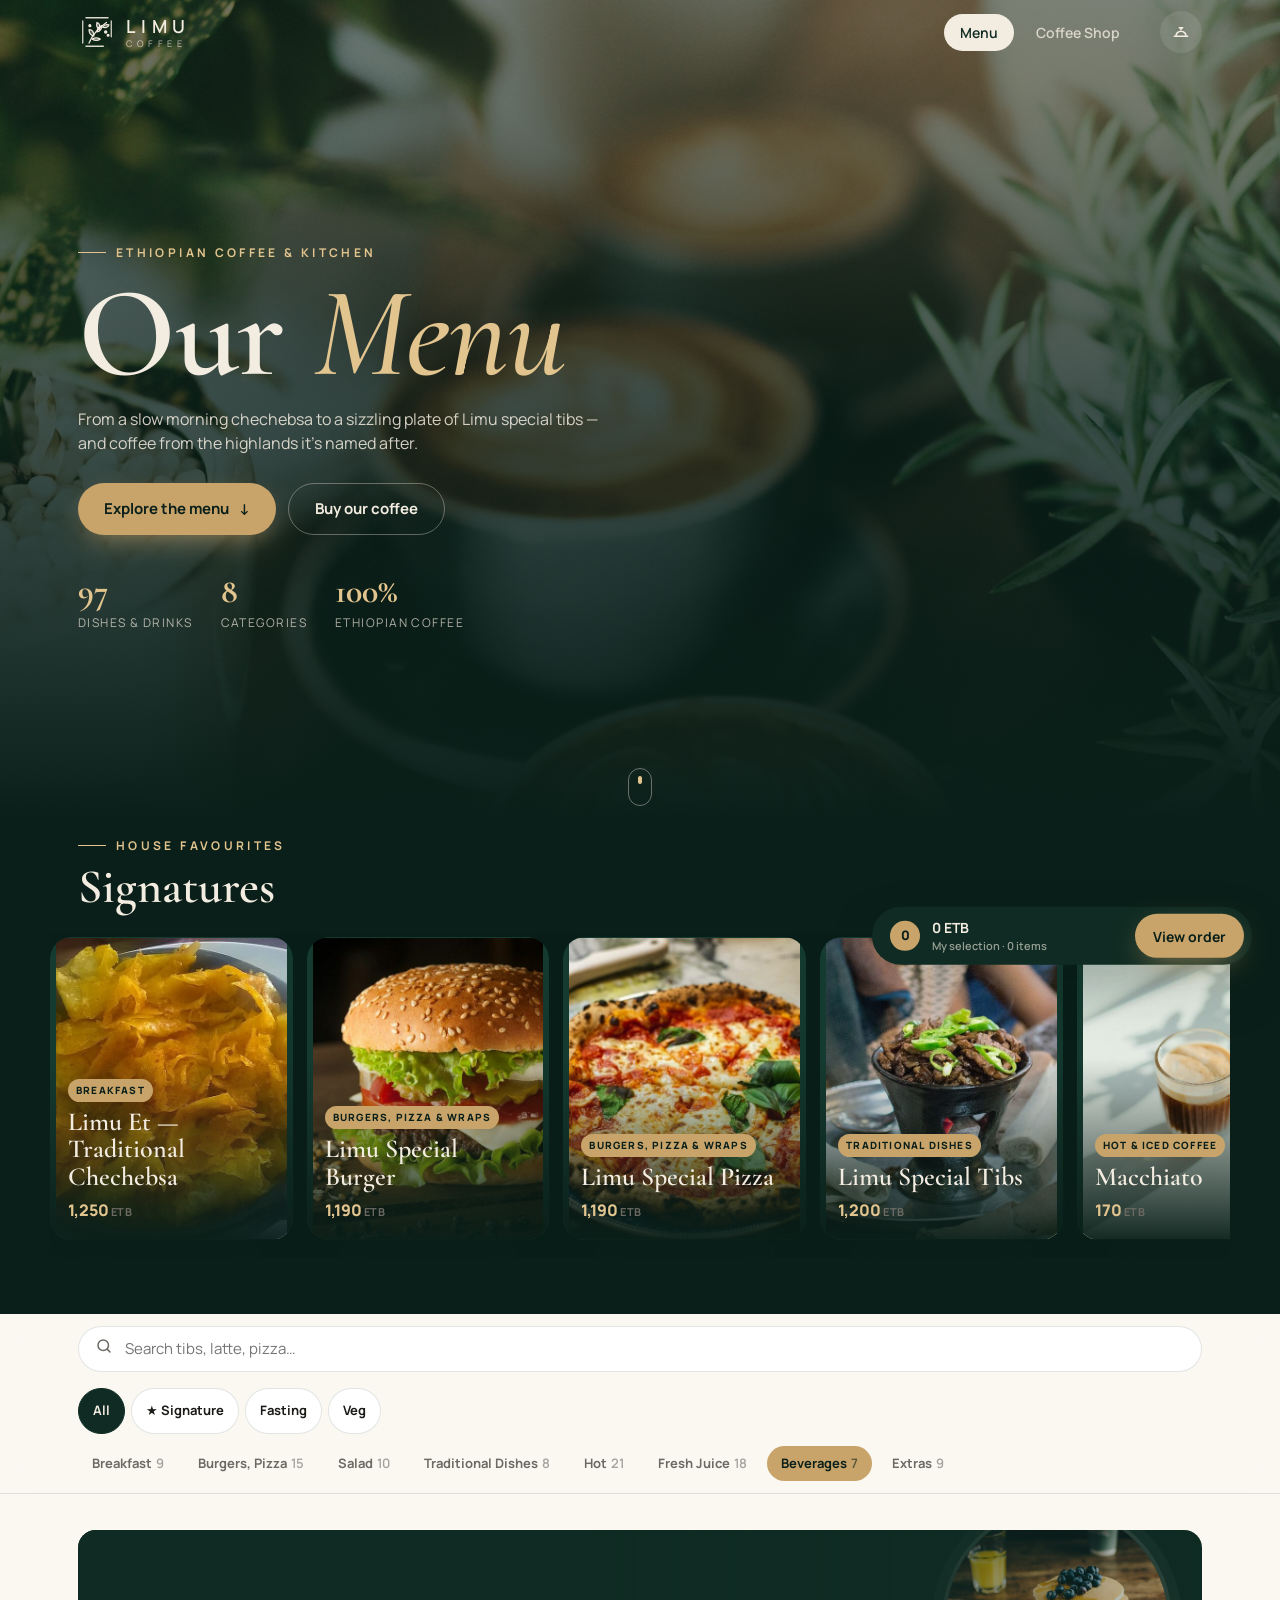
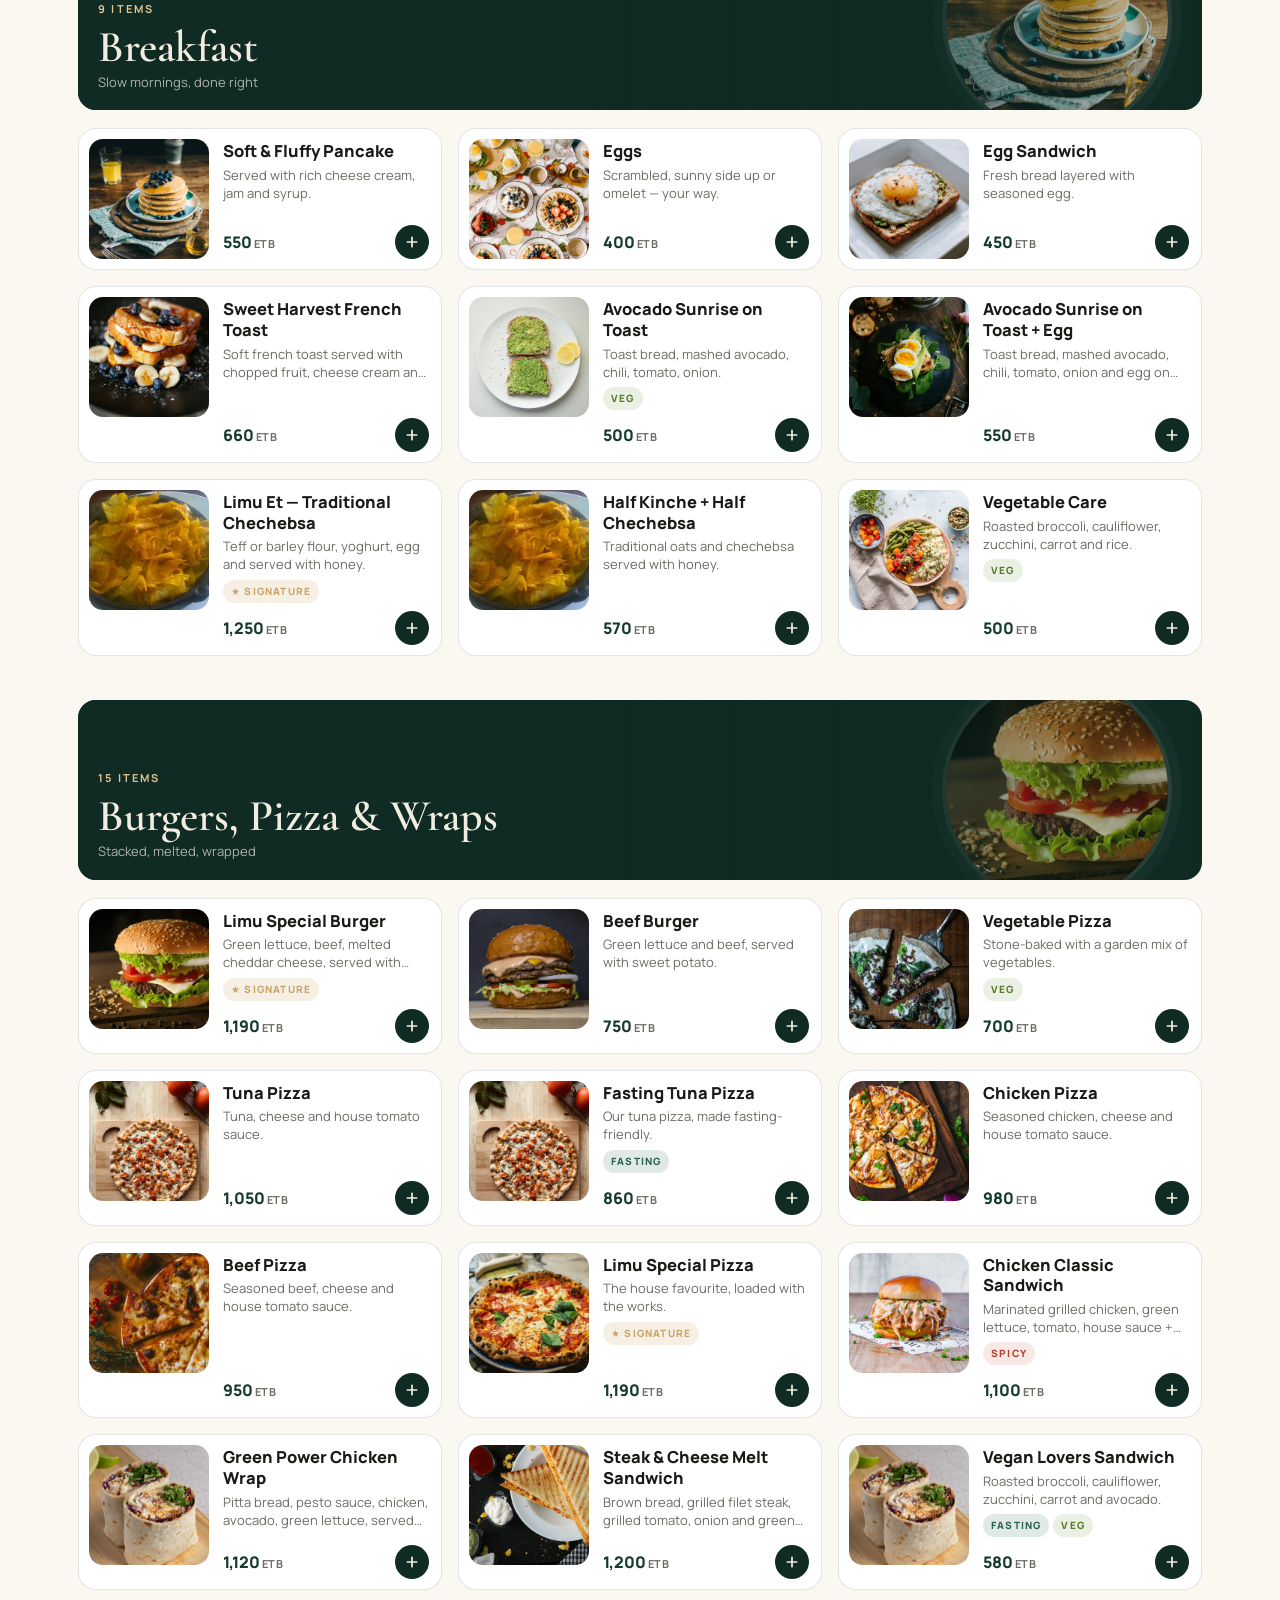
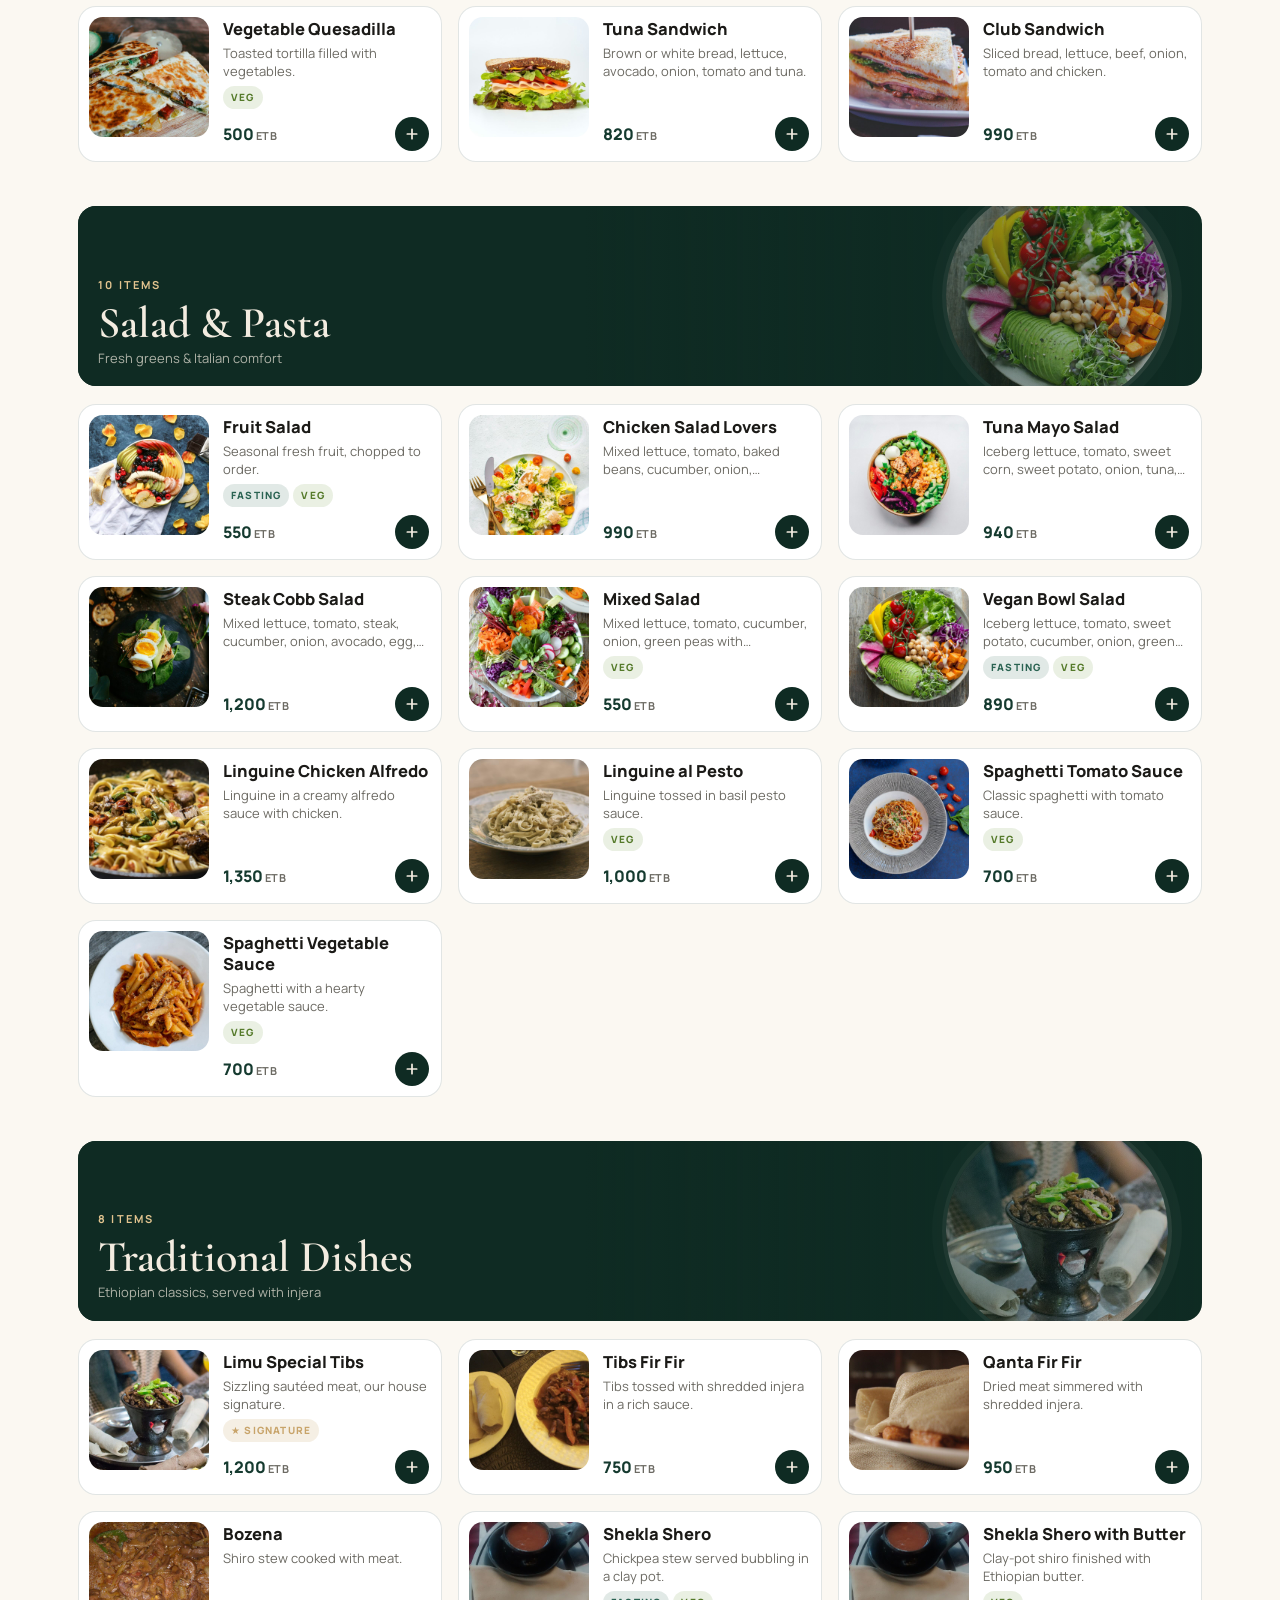
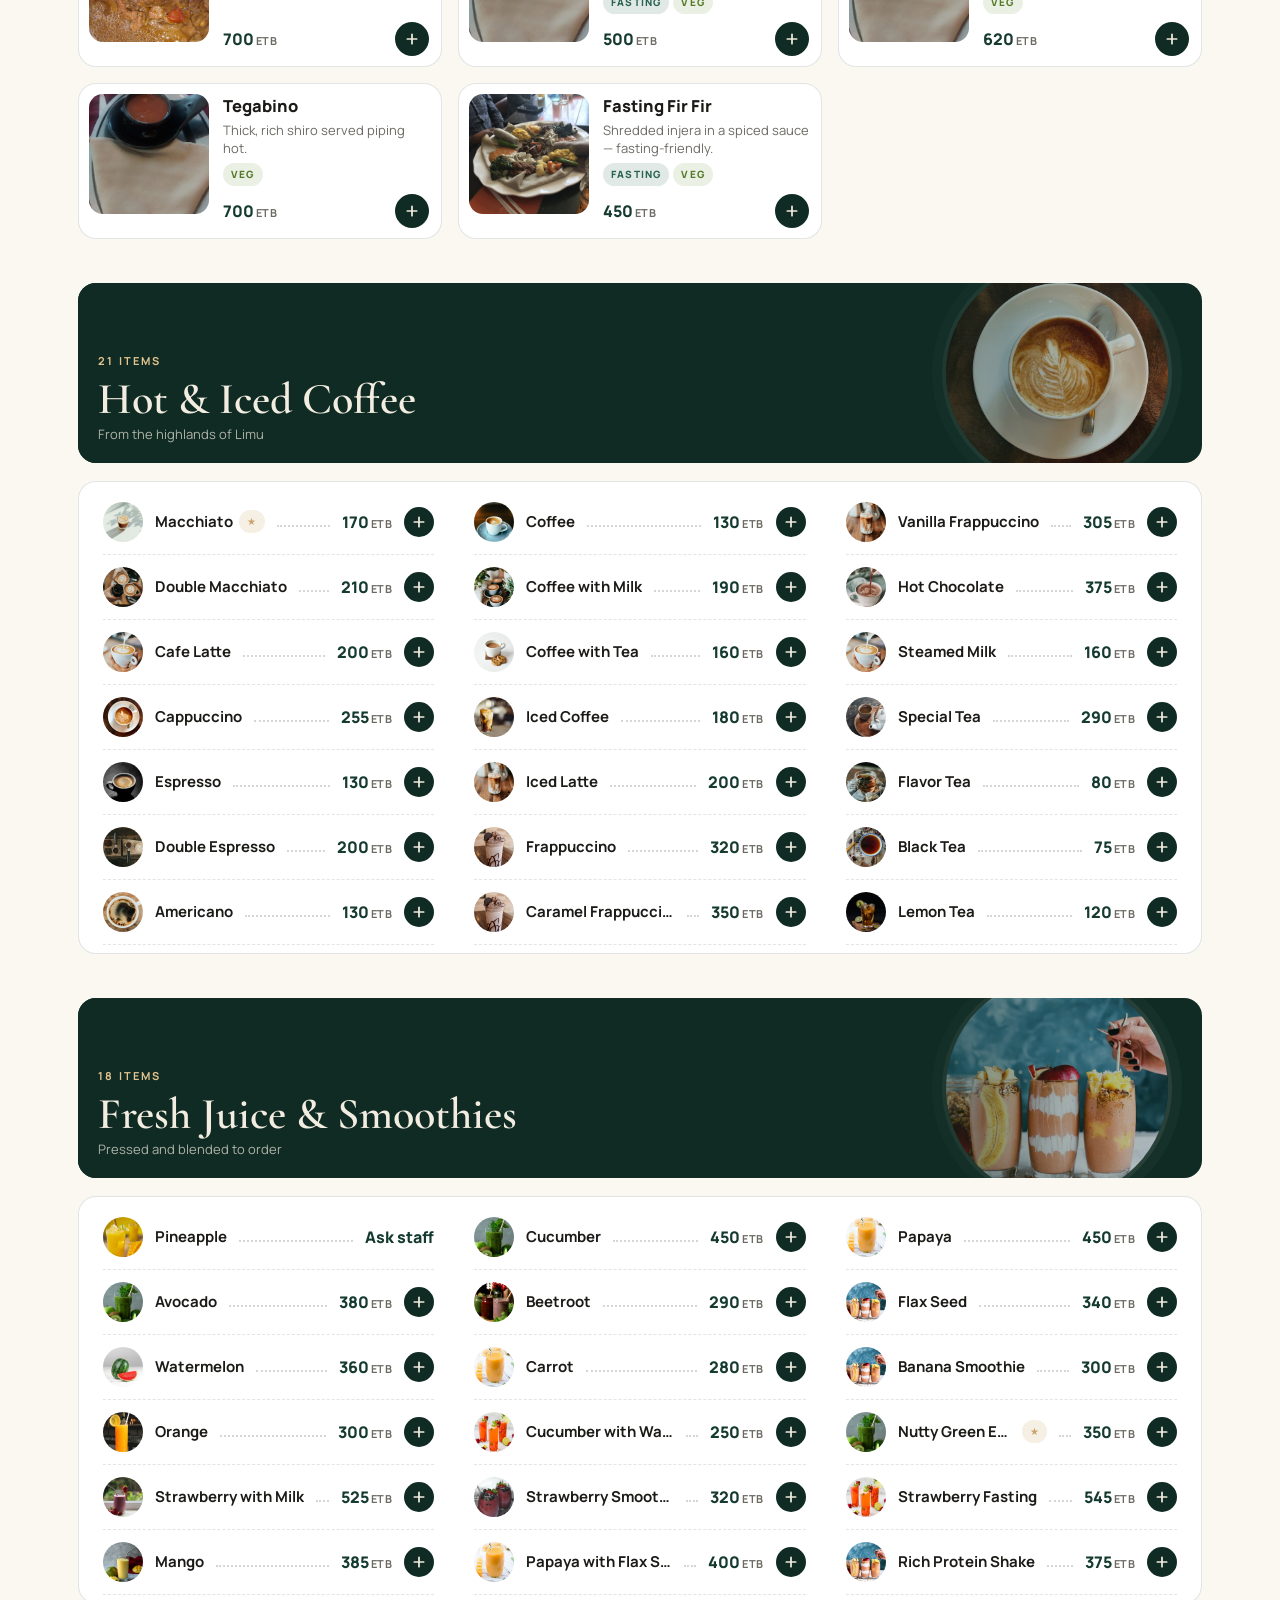
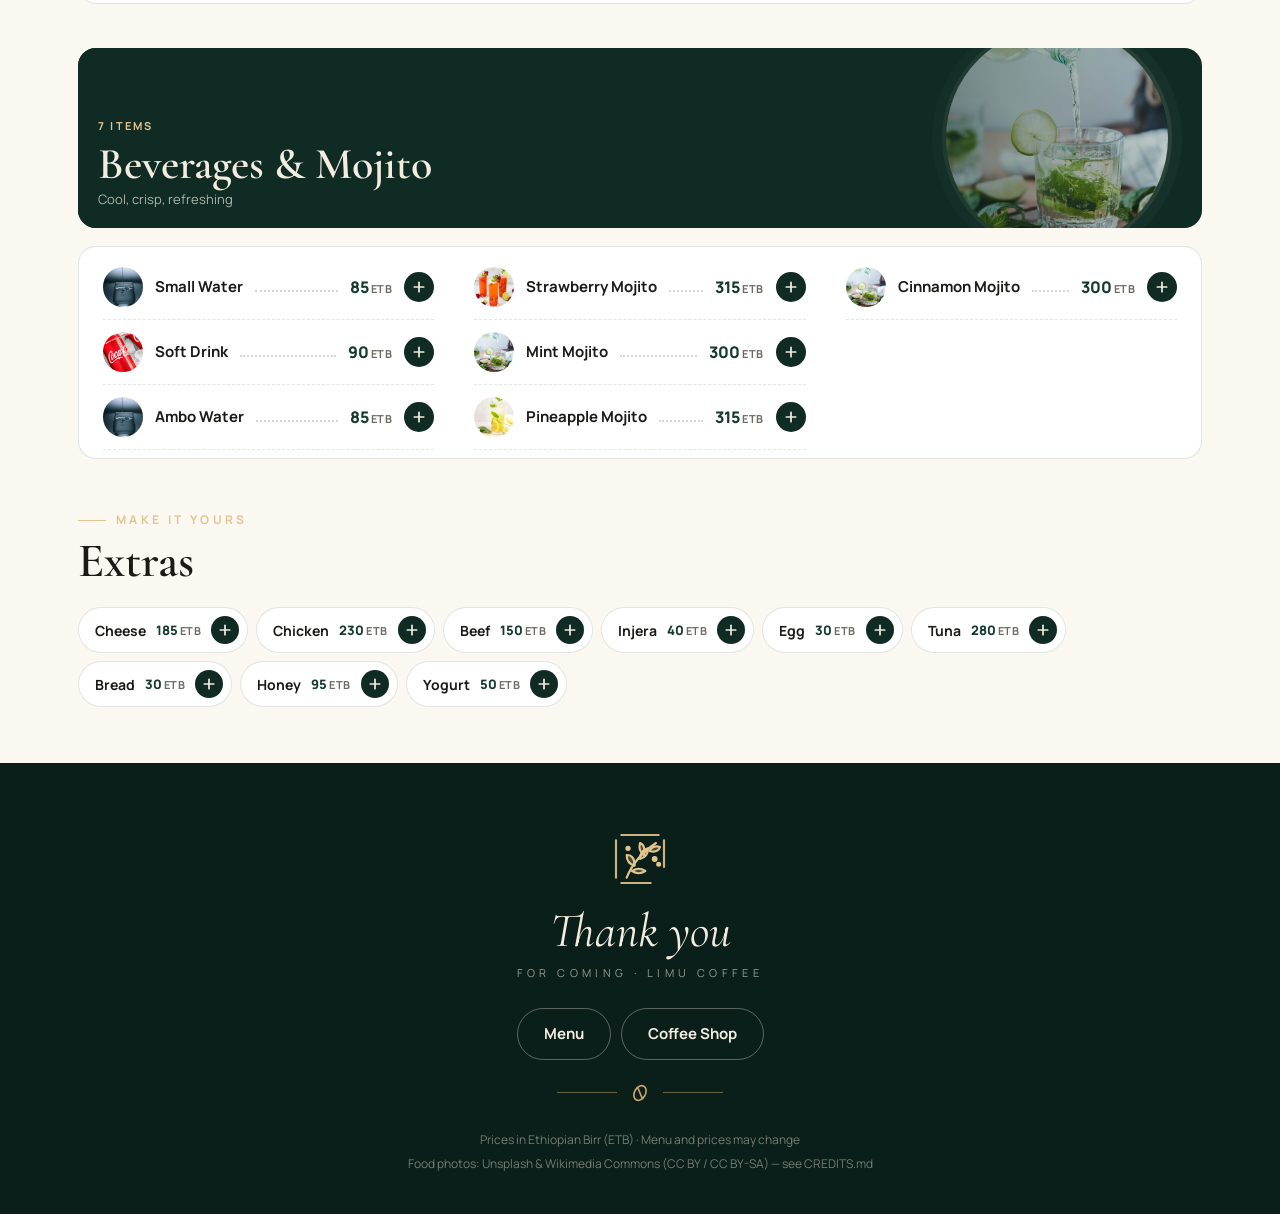
<file: index.html>
<!doctype html>
<html lang="en">
<head>
  <meta charset="utf-8">
  <meta name="viewport" content="width=device-width, initial-scale=1, viewport-fit=cover">
  <meta name="theme-color" content="#0a1f19">
  <meta name="description" content="LIMU Coffee — digital menu. Breakfast, burgers, traditional Ethiopian dishes, fresh juice and specialty coffee.">
  <title>LIMU Coffee — Menu</title>
  <link rel="preconnect" href="https://fonts.googleapis.com">
  <link rel="preconnect" href="https://fonts.gstatic.com" crossorigin>
  <link href="https://fonts.googleapis.com/css2?family=Cormorant+Garamond:ital,wght@0,500;0,600;1,500&family=Manrope:wght@400;600;700;800&display=swap" rel="stylesheet">
  <link rel="stylesheet" href="css/style.css">
</head>
<body>
  <section class="hero" id="top">
    <div class="hero-bg" style="background-image:url('assets/images/food/hero.jpg')"></div>
    <div class="container">
      <span class="eyebrow">Ethiopian coffee &amp; kitchen</span>
      <h1>Our <em>Menu</em></h1>
      <p class="lead">From a slow morning chechebsa to a sizzling plate of Limu special tibs — and coffee from the highlands it's named after.</p>
      <div class="hero-ctas">
        <a class="btn btn-gold" href="#menu">Explore the menu <span aria-hidden="true">↓</span></a>
        <a class="btn btn-ghost" href="shop.html">Buy our coffee</a>
      </div>
      <div class="hero-stats" id="heroStats"></div>
    </div>
    <span class="scroll-hint" aria-hidden="true"></span>
  </section>

  <section class="section signatures">
    <div class="container">
      <div class="section-head reveal">
        <div>
          <span class="eyebrow">House favourites</span>
          <h2>Signatures</h2>
        </div>
      </div>
      <div class="rail" id="signatureRail"></div>
    </div>
  </section>

  <main id="menu">
    <div class="menu-tools">
      <div class="container">
        <div class="search-row">
          <label class="search" id="searchBox">
            <span class="sr-only">Search the menu</span>
            <span data-icon="search"></span>
            <input id="search" type="search" placeholder="Search tibs, latte, pizza…" autocomplete="off">
            <button class="clear" id="clearSearch" type="button" aria-label="Clear search" data-icon="close" style="width:22px;height:22px"></button>
          </label>
        </div>
        <div class="search-row filter-pills" role="group" aria-label="Filter">
          <button class="pill active" data-filter="all">All</button>
          <button class="pill" data-filter="signature">★ Signature</button>
          <button class="pill" data-filter="fasting">Fasting</button>
          <button class="pill" data-filter="veg">Veg</button>
        </div>
        <nav class="cat-nav" id="catNav" aria-label="Menu categories"></nav>
      </div>
    </div>

    <div class="container" id="menuSections"></div>
    <div class="container">
      <div class="empty" id="empty"><b>Nothing found</b>Try another word or clear the filter.</div>
    </div>
  </main>

  <div id="footer"></div>

  <div class="order-bar" id="orderBar">
    <span class="count" id="barCount">0</span>
    <span class="lbl" id="barTotal">0 ETB<small>My selection</small></span>
    <button class="btn btn-gold" id="viewOrder">View order</button>
  </div>

  <div class="waiter" id="waiter" role="dialog" aria-modal="true" aria-label="Order for the waiter"></div>

  <script src="js/data.js"></script>
  <script src="js/common.js"></script>
  <script src="js/menu.js"></script>
</body>
</html>
</file>
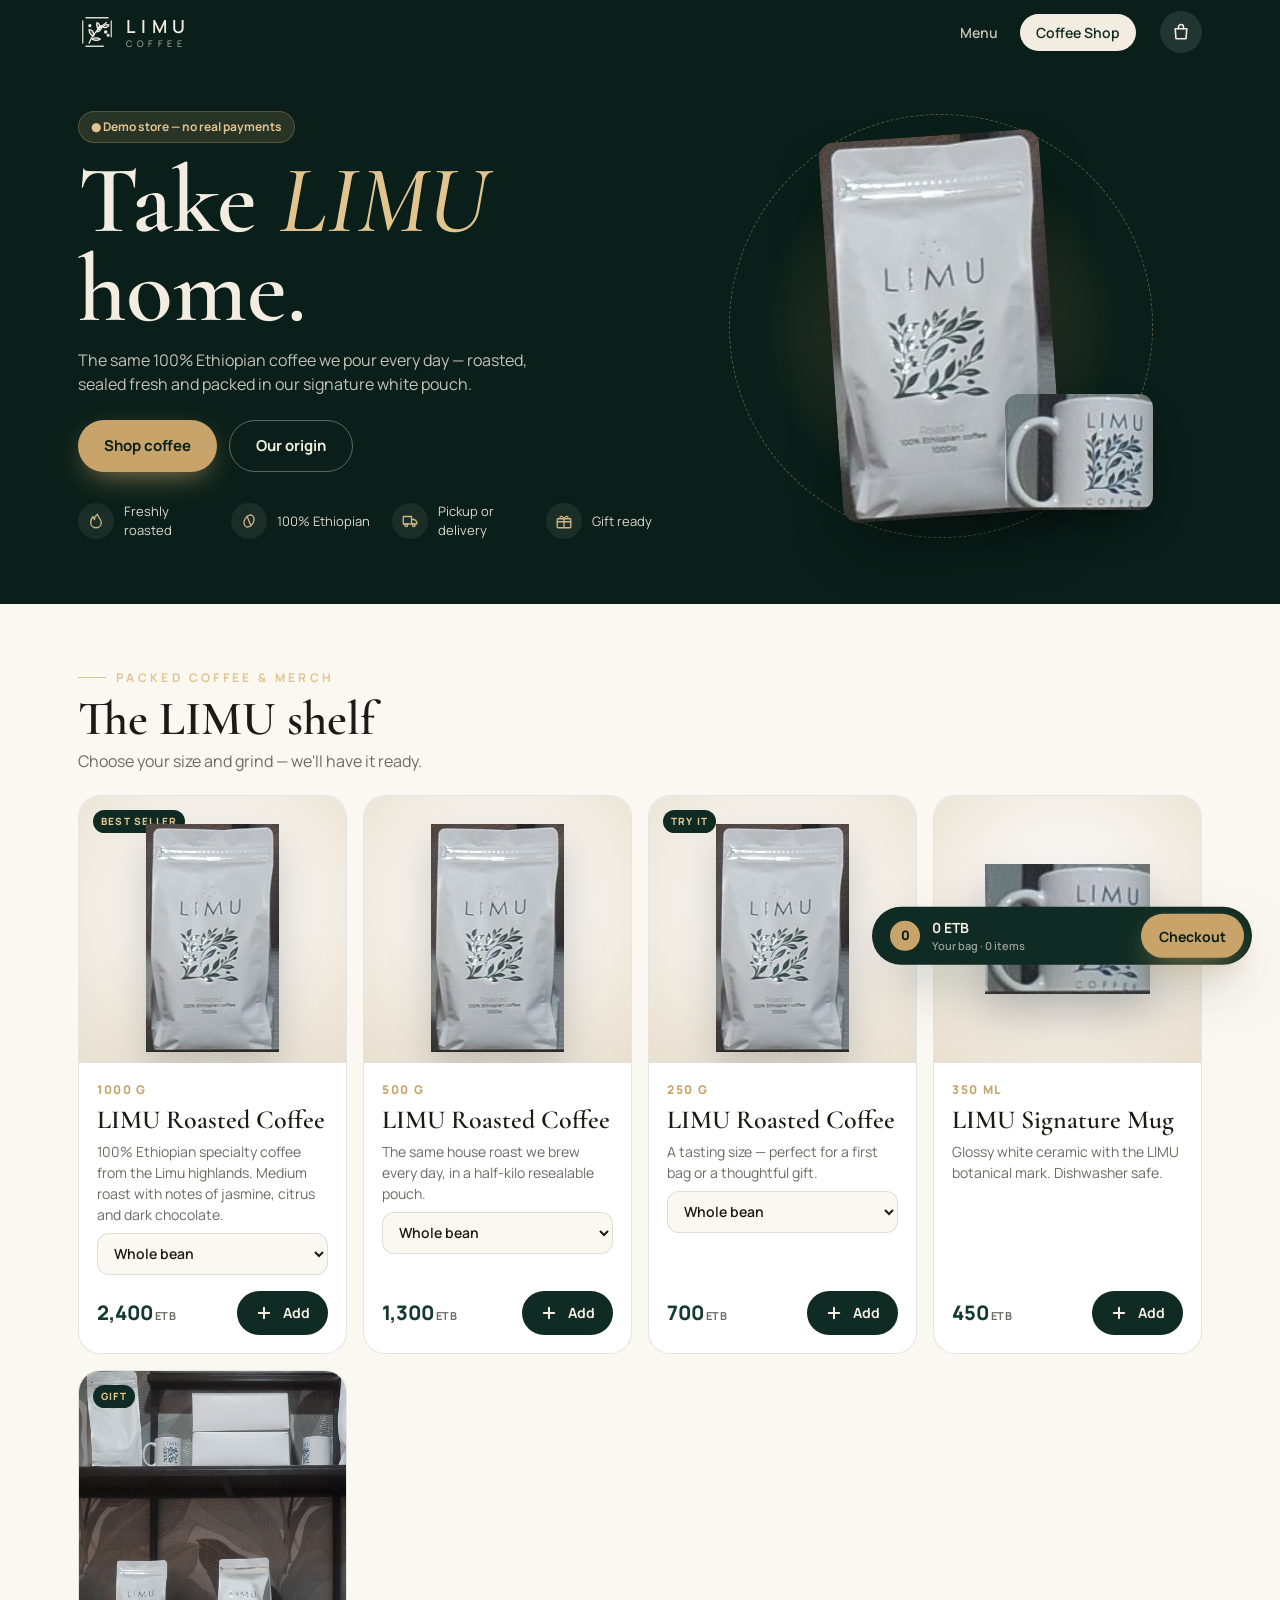
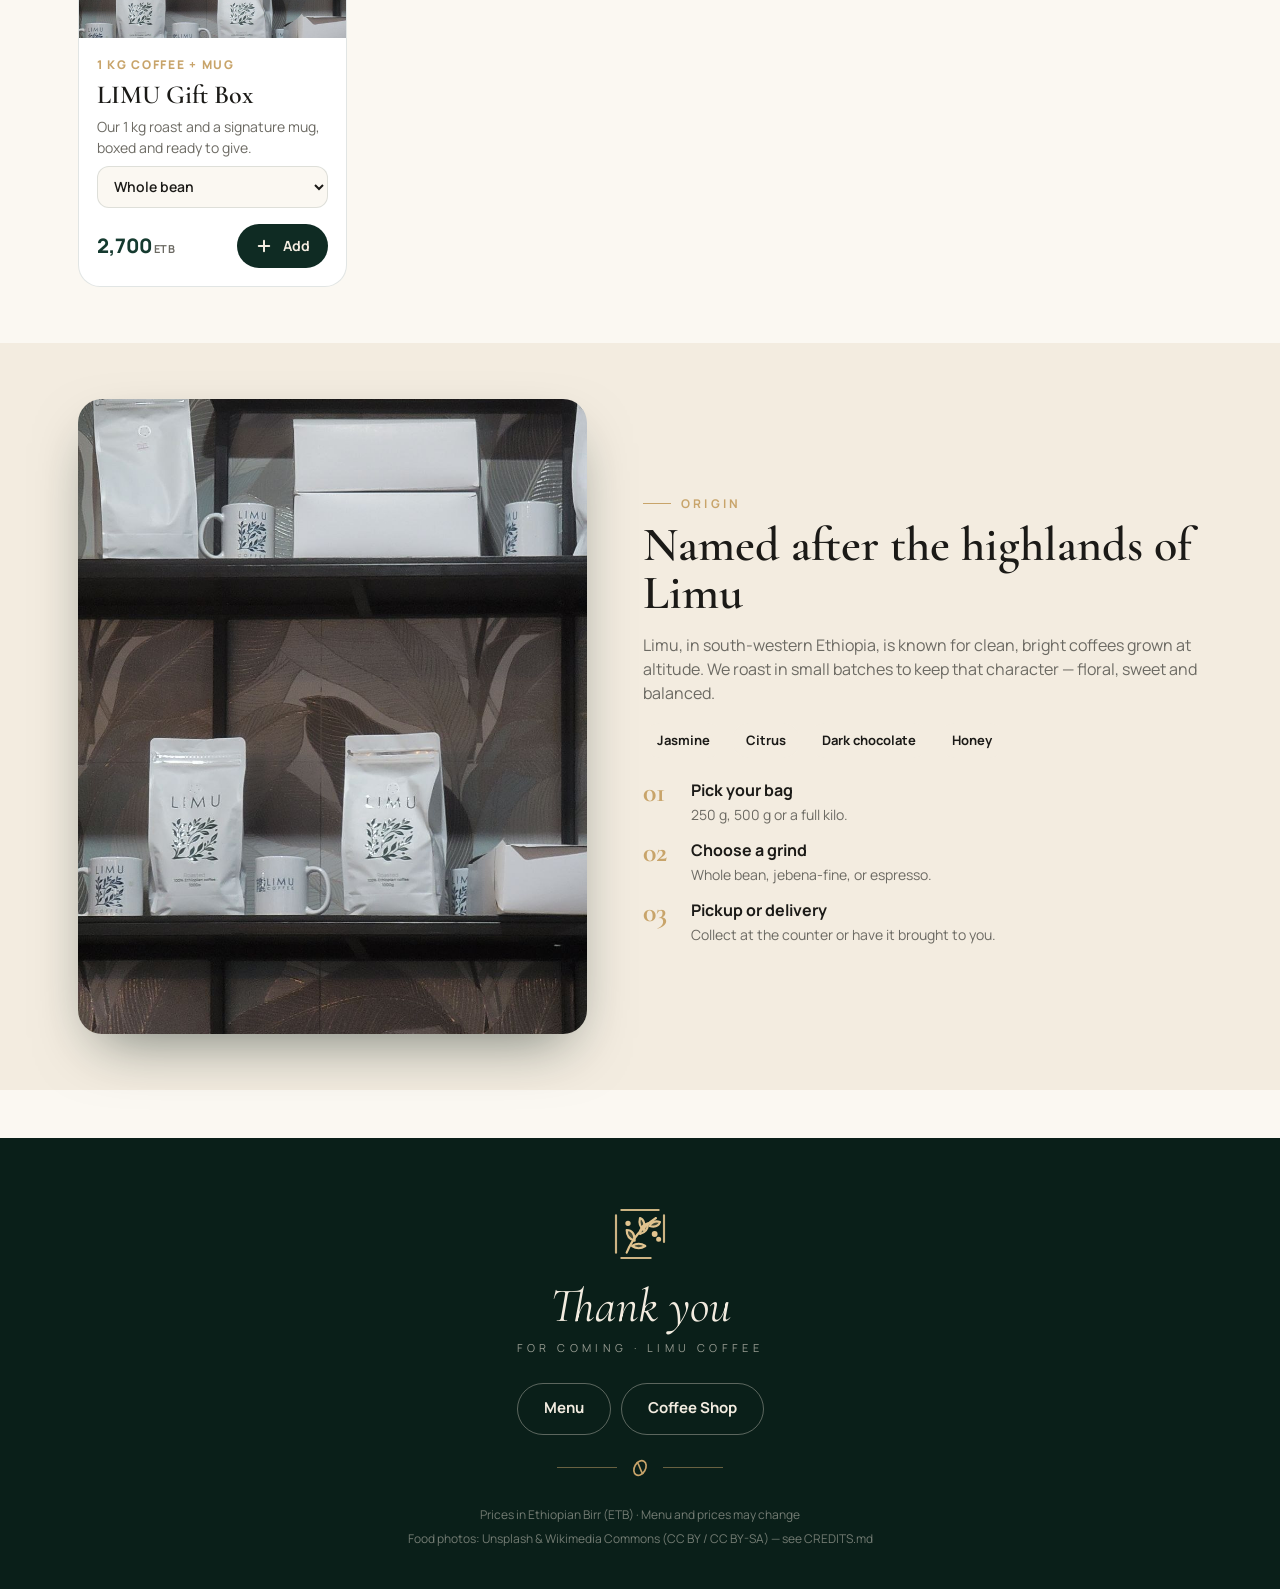
<file: shop.html>
<!doctype html>
<html lang="en">
<head>
  <meta charset="utf-8">
  <meta name="viewport" content="width=device-width, initial-scale=1, viewport-fit=cover">
  <meta name="theme-color" content="#0a1f19">
  <meta name="description" content="Take LIMU home — 100% Ethiopian roasted coffee, mugs and gift boxes.">
  <title>LIMU Coffee — Shop</title>
  <link rel="preconnect" href="https://fonts.googleapis.com">
  <link rel="preconnect" href="https://fonts.gstatic.com" crossorigin>
  <link href="https://fonts.googleapis.com/css2?family=Cormorant+Garamond:ital,wght@0,500;0,600;1,500&family=Manrope:wght@400;600;700;800&display=swap" rel="stylesheet">
  <link rel="stylesheet" href="css/style.css">
</head>
<body>
  <section class="shop-hero">
    <div class="container shop-hero-grid">
      <div>
        <span class="demo-flag">● Demo store — no real payments</span>
        <h1>Take <em>LIMU</em><br>home.</h1>
        <p>The same 100% Ethiopian coffee we pour every day — roasted, sealed fresh and packed in our signature white pouch.</p>
        <div class="hero-ctas">
          <a class="btn btn-gold" href="#products">Shop coffee</a>
          <a class="btn btn-ghost" href="#story">Our origin</a>
        </div>
        <div class="perks">
          <div class="perk"><i data-icon="fire"></i>Freshly roasted</div>
          <div class="perk"><i data-icon="bean"></i>100% Ethiopian</div>
          <div class="perk"><i data-icon="truck"></i>Pickup or delivery</div>
          <div class="perk"><i data-icon="gift"></i>Gift ready</div>
        </div>
      </div>
      <div class="shop-hero-art" aria-hidden="true">
        <div class="halo"></div><div class="ring"></div>
        <img class="bag" src="assets/images/bag.jpg" alt="">
        <img class="mug" src="assets/images/mug.jpg" alt="">
      </div>
    </div>
  </section>

  <section class="section" id="products">
    <div class="container">
      <div class="section-head reveal">
        <div>
          <span class="eyebrow">Packed coffee &amp; merch</span>
          <h2>The LIMU shelf</h2>
          <p>Choose your size and grind — we'll have it ready.</p>
        </div>
      </div>
      <div class="products" id="productGrid"></div>
    </div>
  </section>

  <section class="section" id="story" style="background:var(--cream)">
    <div class="container story">
      <div class="story-img reveal"><img src="assets/images/menu-shop-shelf.jpg" alt="LIMU coffee bags and mugs on the café shelf" loading="lazy"></div>
      <div class="reveal">
        <span class="eyebrow" style="color:var(--gold)">Origin</span>
        <h2 class="h2">Named after the highlands of Limu</h2>
        <p>Limu, in south-western Ethiopia, is known for clean, bright coffees grown at altitude. We roast in small batches to keep that character — floral, sweet and balanced.</p>
        <div class="notes"><span>Jasmine</span><span>Citrus</span><span>Dark chocolate</span><span>Honey</span></div>
        <div class="steps">
          <div class="step"><b>01</b><div><strong>Pick your bag</strong><span>250 g, 500 g or a full kilo.</span></div></div>
          <div class="step"><b>02</b><div><strong>Choose a grind</strong><span>Whole bean, jebena-fine, or espresso.</span></div></div>
          <div class="step"><b>03</b><div><strong>Pickup or delivery</strong><span>Collect at the counter or have it brought to you.</span></div></div>
        </div>
      </div>
    </div>
  </section>

  <div id="footer"></div>

  <div class="order-bar" id="cartBar">
    <span class="count" id="barCount">0</span>
    <span class="lbl" id="barTotal">0 ETB<small>Your bag</small></span>
    <button class="btn btn-gold" id="viewCart">Checkout</button>
  </div>

  <script src="js/data.js"></script>
  <script src="js/common.js"></script>
  <script src="js/shop.js"></script>
</body>
</html>
</file>
<file: css/style.css>
/* ============ LIMU Coffee — design tokens ============ */
:root {
  --forest-900: #0a1f19;
  --forest-800: #0f2b23;
  --forest-700: #153a2f;
  --forest-600: #1d4b3d;
  --forest-500: #2a6352;
  --cream: #f3ece0;
  --cream-2: #e8dfcf;
  --paper: #fbf8f2;
  --gold: #c8a46a;
  --gold-2: #e2c48f;
  --ink: #1b1a17;
  --muted: #6c6a63;
  --line: rgba(15, 43, 35, .12);
  --radius: 18px;
  --radius-sm: 12px;
  --shadow: 0 10px 30px -12px rgba(10, 31, 25, .35);
  --shadow-lg: 0 24px 60px -20px rgba(10, 31, 25, .55);
  --serif: "Cormorant Garamond", Georgia, serif;
  --sans: "Manrope", system-ui, -apple-system, Segoe UI, Roboto, sans-serif;
  --nav-h: 64px;
  --bottom-h: 68px;
  --ease: cubic-bezier(.2, .8, .2, 1);
}

*, *::before, *::after { box-sizing: border-box; }
html { scroll-behavior: smooth; -webkit-text-size-adjust: 100%; }
body {
  margin: 0;
  font-family: var(--sans);
  color: var(--ink);
  background: var(--paper);
  line-height: 1.5;
  -webkit-font-smoothing: antialiased;
  padding-bottom: calc(var(--bottom-h) + env(safe-area-inset-bottom));
  overflow-x: hidden;
}
img { display: block; max-width: 100%; }
button { font: inherit; color: inherit; cursor: pointer; border: 0; background: none; }
a { color: inherit; text-decoration: none; }
input, select, textarea { font: inherit; }
:focus-visible { outline: 2px solid var(--gold); outline-offset: 2px; }
.sr-only { position: absolute; width: 1px; height: 1px; overflow: hidden; clip: rect(0 0 0 0); }
.container { width: 100%; max-width: 1180px; margin: 0 auto; padding: 0 16px; }
body.locked { overflow: hidden; }

/* ============ Top bar ============ */
.topbar {
  position: fixed; inset: 0 0 auto 0; z-index: 50;
  height: var(--nav-h);
  display: flex; align-items: center;
  transition: background .3s, box-shadow .3s, backdrop-filter .3s;
  color: var(--cream);
}
.topbar.solid {
  background: rgba(10, 31, 25, .88);
  backdrop-filter: blur(14px) saturate(1.4);
  -webkit-backdrop-filter: blur(14px) saturate(1.4);
  box-shadow: 0 1px 0 rgba(255, 255, 255, .06);
}
.topbar .container { display: flex; align-items: center; gap: 16px; }
.brand { display: flex; align-items: center; gap: 10px; }
.brand-mark { width: 38px; height: 38px; color: var(--cream); flex: none; }
.brand-text { line-height: 1; }
.brand-text b { display: block; font-weight: 600; letter-spacing: .32em; font-size: 18px; }
.brand-text small { display: block; letter-spacing: .5em; font-size: 9px; opacity: .75; margin-top: 4px; }
.top-links { display: none; margin-left: auto; gap: 6px; }
.top-links a {
  padding: 8px 16px; border-radius: 999px; font-size: 14px; font-weight: 600;
  opacity: .8; transition: .2s;
}
.top-links a:hover { opacity: 1; background: rgba(255, 255, 255, .08); }
.top-links a.active { opacity: 1; background: var(--cream); color: var(--forest-800); }
.icon-btn {
  width: 42px; height: 42px; border-radius: 50%;
  display: grid; place-items: center;
  background: rgba(255, 255, 255, .1);
  transition: background .2s, transform .2s;
  position: relative;
}
.icon-btn:hover { background: rgba(255, 255, 255, .18); }
.icon-btn:active { transform: scale(.94); }
.icon-btn svg { width: 20px; height: 20px; }
.top-actions { margin-left: auto; display: flex; gap: 8px; }
.badge-count {
  position: absolute; top: -2px; right: -2px;
  min-width: 20px; height: 20px; padding: 0 5px; border-radius: 10px;
  background: var(--gold); color: var(--forest-900);
  font-size: 11px; font-weight: 800; display: grid; place-items: center;
  transform: scale(0); transition: transform .3s var(--ease);
}
.badge-count.show { transform: scale(1); }
.badge-count.bump { animation: bump .45s var(--ease); }
@keyframes bump { 40% { transform: scale(1.35); } }

/* ============ Hero ============ */
.hero {
  position: relative; isolation: isolate;
  min-height: min(88svh, 760px);
  display: flex; align-items: flex-end;
  color: var(--cream);
  padding: calc(var(--nav-h) + 40px) 0 56px;
  background: var(--forest-900);
  overflow: hidden;
}
.hero-bg {
  position: absolute; inset: 0; z-index: -2;
  background-size: cover; background-position: center;
  transform: scale(1.08);
  animation: slowzoom 18s ease-in-out infinite alternate;
}
@keyframes slowzoom { to { transform: scale(1.18) translateY(-1.5%); } }
.hero::after {
  content: ""; position: absolute; inset: 0; z-index: -1;
  background:
    radial-gradient(120% 70% at 80% 10%, rgba(200, 164, 106, .22), transparent 60%),
    linear-gradient(180deg, rgba(10, 31, 25, .55) 0%, rgba(10, 31, 25, .78) 55%, var(--forest-900) 100%);
}
.eyebrow {
  display: inline-flex; align-items: center; gap: 10px;
  font-size: 12px; letter-spacing: .28em; text-transform: uppercase; font-weight: 700;
  color: var(--gold-2);
}
.eyebrow::before { content: ""; width: 28px; height: 1px; background: currentColor; }
.hero h1 {
  font-family: var(--serif); font-weight: 600;
  font-size: clamp(54px, 14vw, 128px);
  line-height: .9; margin: 14px 0 16px; letter-spacing: -.01em;
}
.hero h1 em { font-style: italic; color: var(--gold-2); font-weight: 500; }
.hero p.lead { max-width: 520px; font-size: 16px; opacity: .85; margin: 0 0 28px; }
.hero-ctas { display: flex; flex-wrap: wrap; gap: 12px; }
.btn {
  display: inline-flex; align-items: center; justify-content: center; gap: 10px;
  height: 52px; padding: 0 26px; border-radius: 999px;
  font-weight: 700; font-size: 15px;
  transition: transform .2s var(--ease), box-shadow .2s, background .2s;
}
.btn:active { transform: scale(.97); }
.btn svg { width: 18px; height: 18px; }
.btn-gold { background: var(--gold); color: var(--forest-900); box-shadow: 0 10px 30px -10px rgba(200, 164, 106, .8); }
.btn-gold:hover { background: var(--gold-2); }
.btn-ghost { border: 1px solid rgba(243, 236, 224, .35); color: var(--cream); }
.btn-ghost:hover { background: rgba(243, 236, 224, .1); }
.btn-dark { background: var(--forest-800); color: var(--cream); }
.btn-dark:hover { background: var(--forest-700); }
.btn-block { width: 100%; }
.hero-stats { display: flex; gap: 28px; margin-top: 40px; flex-wrap: wrap; }
.hero-stats div b { display: block; font-family: var(--serif); font-size: 34px; line-height: 1; color: var(--gold-2); }
.hero-stats div span { font-size: 12px; letter-spacing: .12em; text-transform: uppercase; opacity: .7; }
.scroll-hint {
  position: absolute; left: 50%; bottom: 14px; transform: translateX(-50%);
  width: 24px; height: 38px; border: 1.5px solid rgba(243, 236, 224, .4); border-radius: 12px;
}
.scroll-hint::after {
  content: ""; position: absolute; left: 50%; top: 7px; width: 4px; height: 8px; margin-left: -2px;
  border-radius: 2px; background: var(--gold-2); animation: scrolldot 1.8s infinite;
}
@keyframes scrolldot { 70% { transform: translateY(12px); opacity: 0; } 100% { opacity: 0; } }

/* ============ Section headings ============ */
.section { padding: 56px 0; }
.section-head { display: flex; align-items: flex-end; justify-content: space-between; gap: 16px; margin-bottom: 22px; }
.section-head h2, .h2 {
  font-family: var(--serif); font-weight: 600; font-size: clamp(32px, 7vw, 48px);
  line-height: 1; margin: 8px 0 0;
}
.section-head p { margin: 6px 0 0; color: var(--muted); }

/* ============ Signature carousel ============ */
.signatures { background: var(--forest-900); color: var(--cream); padding-top: 8px; }
.signatures .section-head p { color: rgba(243, 236, 224, .65); }
.rail {
  display: grid; grid-auto-flow: column; grid-auto-columns: 74%;
  gap: 14px; overflow-x: auto; scroll-snap-type: x mandatory;
  padding: 4px 16px 18px; margin: 0 -16px;
  scrollbar-width: none;
}
.rail::-webkit-scrollbar { display: none; }
.sig-card {
  scroll-snap-align: start; position: relative;
  border-radius: 22px; overflow: hidden; aspect-ratio: 4/5;
  background: var(--forest-700); text-align: left;
  box-shadow: var(--shadow-lg);
}
.sig-card img { width: 100%; height: 100%; object-fit: cover; transition: transform .6s var(--ease); }
.sig-card:hover img { transform: scale(1.06); }
.sig-card::after { content: ""; position: absolute; inset: 0; background: linear-gradient(180deg, transparent 40%, rgba(10, 31, 25, .95)); }
.sig-card .sig-info { position: absolute; inset: auto 0 0 0; padding: 18px; z-index: 1; }
.sig-card h3 { font-family: var(--serif); font-size: 26px; line-height: 1.05; margin: 6px 0 8px; font-weight: 600; }
.sig-card .price { color: var(--gold-2); font-weight: 800; }
.chip-tag {
  display: inline-flex; align-items: center; gap: 4px;
  font-size: 10px; font-weight: 800; letter-spacing: .12em; text-transform: uppercase;
  padding: 4px 8px; border-radius: 999px;
  background: rgba(200, 164, 106, .18); color: var(--gold);
}
.chip-tag.fasting { background: rgba(42, 99, 82, .14); color: var(--forest-500); }
.chip-tag.veg { background: rgba(110, 150, 60, .14); color: #557a2a; }
.chip-tag.spicy { background: rgba(196, 72, 48, .12); color: #b2412b; }
.sig-card .chip-tag { background: var(--gold); color: var(--forest-900); }

/* ============ Sticky category nav + filters ============ */
.menu-tools {
  position: sticky; top: var(--nav-h); z-index: 40;
  background: rgba(251, 248, 242, .92);
  backdrop-filter: blur(14px); -webkit-backdrop-filter: blur(14px);
  border-bottom: 1px solid var(--line);
}
.search-row { display: flex; gap: 10px; padding: 12px 0 4px; }
.search {
  flex: 1; display: flex; align-items: center; gap: 10px;
  height: 46px; padding: 0 16px; border-radius: 999px;
  background: #fff; border: 1px solid var(--line);
  transition: border-color .2s, box-shadow .2s;
}
.search:focus-within { border-color: var(--forest-500); box-shadow: 0 0 0 4px rgba(42, 99, 82, .12); }
.search svg { width: 18px; height: 18px; color: var(--muted); flex: none; }
.search input { flex: 1; border: 0; outline: 0; background: none; min-width: 0; font-size: 15px; }
.search .clear { display: none; color: var(--muted); }
.search.has-value .clear { display: grid; }
.filter-pills { display: flex; gap: 6px; }
.pill {
  height: 46px; padding: 0 14px; border-radius: 999px; font-size: 13px; font-weight: 700;
  border: 1px solid var(--line); background: #fff; white-space: nowrap;
  transition: .2s;
}
.pill.active { background: var(--forest-800); border-color: var(--forest-800); color: var(--cream); }
.cat-nav {
  display: flex; gap: 6px; overflow-x: auto; padding: 8px 16px 12px; margin: 0 -16px;
  scrollbar-width: none; scroll-behavior: smooth;
}
.cat-nav::-webkit-scrollbar { display: none; }
.cat-nav a {
  flex: none; padding: 8px 14px; border-radius: 999px;
  font-size: 13px; font-weight: 700; color: var(--muted);
  transition: color .2s, background .2s;
}
.cat-nav a.active { background: var(--gold); color: var(--forest-900); }
.cat-nav a span { opacity: .6; font-weight: 600; margin-left: 4px; }

/* ============ Menu sections ============ */
.menu-section { padding: 36px 0 8px; scroll-margin-top: calc(var(--nav-h) + 128px); }
.menu-banner {
  position: relative; border-radius: var(--radius); overflow: hidden;
  height: 140px; margin-bottom: 18px; background: var(--forest-800); color: var(--cream);
  display: flex; align-items: flex-end;
}
.menu-banner img {
  position: absolute; right: -10px; top: 50%; transform: translateY(-50%);
  width: 170px; height: 170px; object-fit: cover; border-radius: 50%;
  border: 4px solid rgba(243, 236, 224, .15);
  box-shadow: 0 0 0 10px rgba(243, 236, 224, .04);
}
.menu-banner::before {
  content: ""; position: absolute; inset: 0;
  background: linear-gradient(90deg, var(--forest-800) 45%, rgba(15, 43, 35, .2));
  z-index: 1;
}
.menu-banner .txt { position: relative; z-index: 2; padding: 18px 20px; }
.menu-banner h2 { font-family: var(--serif); font-size: 32px; line-height: 1; margin: 6px 0 4px; font-weight: 600; }
.menu-banner p { margin: 0; font-size: 13px; opacity: .7; }
.menu-banner .count { font-size: 11px; letter-spacing: .2em; text-transform: uppercase; color: var(--gold-2); font-weight: 700; }

.grid { display: grid; gap: 12px; }

/* item card (food) */
.item {
  display: grid; grid-template-columns: 96px 1fr; gap: 14px;
  padding: 10px; border-radius: var(--radius);
  background: #fff; border: 1px solid var(--line);
  text-align: left; width: 100%;
  transition: transform .25s var(--ease), box-shadow .25s;
  animation: rise .5s var(--ease) both;
}
.item:hover { transform: translateY(-2px); box-shadow: var(--shadow); }
@keyframes rise { from { opacity: 0; transform: translateY(10px); } }
.item-img { width: 96px; height: 96px; border-radius: 14px; overflow: hidden; background: var(--cream-2); }
.item-img img { width: 100%; height: 100%; object-fit: cover; }
.item-body { display: flex; flex-direction: column; min-width: 0; padding: 2px 2px 0 0; }
.item-body h3 { margin: 0; font-size: 15.5px; line-height: 1.25; font-weight: 800; }
.item-body p {
  margin: 4px 0 0; font-size: 13px; color: var(--muted); line-height: 1.4;
  display: -webkit-box; -webkit-line-clamp: 2; -webkit-box-orient: vertical; overflow: hidden;
}
.item-tags { display: flex; flex-wrap: wrap; gap: 4px; margin-top: 6px; }
.item-foot { margin-top: auto; padding-top: 8px; display: flex; align-items: center; justify-content: space-between; }
.price { font-weight: 800; font-size: 16px; color: var(--forest-700); white-space: nowrap; }
.price small { font-size: 11px; font-weight: 700; color: var(--muted); margin-left: 2px; letter-spacing: .04em; }
.add {
  width: 34px; height: 34px; border-radius: 50%;
  background: var(--forest-800); color: var(--cream);
  display: grid; place-items: center; flex: none;
  transition: transform .2s var(--ease), background .2s;
}
.add:hover { background: var(--forest-600); }
.add:active { transform: scale(.88); }
.add svg { width: 16px; height: 16px; }
.add.in { background: var(--gold); color: var(--forest-900); }

/* drink list */
.list {
  background: #fff; border: 1px solid var(--line); border-radius: var(--radius);
  padding: 4px 16px;
}
.row {
  display: flex; align-items: center; gap: 12px; width: 100%;
  padding: 12px 0; text-align: left;
  border-bottom: 1px dashed var(--line);
}
.list .row:last-child { border-bottom: 0; }
.row .row-img { width: 40px; height: 40px; border-radius: 50%; overflow: hidden; flex: none; background: var(--cream-2); }
.row .row-img img { width: 100%; height: 100%; object-fit: cover; }
.row .name { font-weight: 700; font-size: 15px; display: flex; align-items: center; gap: 6px; min-width: 0; }
.row .name span { overflow: hidden; text-overflow: ellipsis; white-space: nowrap; }
.row .dots { flex: 1; border-bottom: 2px dotted rgba(15, 43, 35, .18); transform: translateY(4px); min-width: 12px; }
.row .add { width: 30px; height: 30px; }

/* extras chips */
.extras { display: flex; flex-wrap: wrap; gap: 8px; }
.extra {
  display: inline-flex; align-items: center; gap: 10px;
  padding: 8px 8px 8px 16px; border-radius: 999px; background: #fff; border: 1px solid var(--line);
  font-weight: 700; font-size: 14px;
}
.extra .price { font-size: 13px; }
.extra .add { width: 28px; height: 28px; }

.empty { text-align: center; padding: 60px 20px; color: var(--muted); display: none; }
.empty.show { display: block; }
.empty b { display: block; font-family: var(--serif); font-size: 28px; color: var(--ink); }

/* ============ Bottom sheet / modal ============ */
.scrim {
  position: fixed; inset: 0; z-index: 80; background: rgba(10, 31, 25, .55);
  opacity: 0; pointer-events: none; transition: opacity .3s;
  backdrop-filter: blur(3px); -webkit-backdrop-filter: blur(3px);
}
.scrim.open { opacity: 1; pointer-events: auto; }
.sheet {
  position: fixed; z-index: 90; left: 0; right: 0; bottom: 0;
  max-height: 92svh; overflow: auto;
  background: var(--paper); border-radius: 26px 26px 0 0;
  transform: translateY(105%); transition: transform .45s var(--ease);
  padding-bottom: env(safe-area-inset-bottom);
  overscroll-behavior: contain;
}
.sheet.open { transform: none; }
.sheet-grip { width: 44px; height: 5px; border-radius: 3px; background: rgba(0, 0, 0, .15); margin: 10px auto; }
.sheet-close {
  position: absolute; top: 14px; right: 14px; z-index: 3;
  width: 38px; height: 38px; border-radius: 50%; display: grid; place-items: center;
  background: rgba(255, 255, 255, .9); box-shadow: var(--shadow);
}
.sheet-close svg { width: 18px; height: 18px; }
.detail-img { aspect-ratio: 16/11; background: var(--forest-800); position: relative; }
.detail-img img { width: 100%; height: 100%; object-fit: cover; }
.detail-img::after { content: ""; position: absolute; inset: 60% 0 0; background: linear-gradient(transparent, var(--paper)); }
.detail-body { padding: 0 22px 24px; margin-top: -20px; position: relative; }
.detail-body h3 { font-family: var(--serif); font-size: 34px; line-height: 1.05; margin: 8px 0 8px; font-weight: 600; }
.detail-body p { color: var(--muted); margin: 0 0 18px; }
.detail-body .price { font-size: 22px; }
.note-sm { font-size: 12px; color: var(--muted); margin-top: 10px; text-align: center; }
.qty {
  display: inline-flex; align-items: center; gap: 4px; border-radius: 999px;
  background: #fff; border: 1px solid var(--line); padding: 4px;
}
.qty button { width: 36px; height: 36px; border-radius: 50%; display: grid; place-items: center; font-size: 18px; font-weight: 700; }
.qty button:hover { background: var(--cream-2); }
.qty output { min-width: 26px; text-align: center; font-weight: 800; }
.qty.sm button { width: 28px; height: 28px; font-size: 15px; }
.detail-actions { display: flex; gap: 12px; align-items: center; margin-top: 8px; }
.detail-actions .btn { flex: 1; }

.sheet-head { padding: 6px 22px 12px; display: flex; align-items: center; justify-content: space-between; }
.sheet-head h3 { font-family: var(--serif); font-size: 30px; margin: 0; font-weight: 600; }
.line-items { padding: 0 22px; }
.line {
  display: grid; grid-template-columns: 52px 1fr auto; gap: 12px; align-items: center;
  padding: 12px 0; border-bottom: 1px solid var(--line);
}
.line img, .line .ph { width: 52px; height: 52px; border-radius: 12px; object-fit: cover; background: var(--cream-2); }
.line .ph { display: grid; place-items: center; font-family: var(--serif); font-size: 22px; color: var(--forest-600); }
.line h4 { margin: 0; font-size: 14.5px; }
.line .sub { font-size: 12px; color: var(--muted); }
.line .r { display: flex; flex-direction: column; align-items: flex-end; gap: 6px; }
.totals { padding: 16px 22px 22px; }
.totals .t { display: flex; justify-content: space-between; margin-bottom: 6px; color: var(--muted); }
.totals .t.grand { color: var(--ink); font-weight: 800; font-size: 20px; margin: 10px 0 16px; }
.sheet-empty { text-align: center; padding: 30px 22px 40px; color: var(--muted); }
.sheet-empty svg { width: 56px; height: 56px; color: var(--gold); margin: 0 auto 10px; }

/* waiter view */
.waiter {
  position: fixed; inset: 0; z-index: 100; background: var(--forest-900); color: var(--cream);
  display: none; flex-direction: column; padding: 28px 22px calc(28px + env(safe-area-inset-bottom));
  overflow: auto;
}
.waiter.open { display: flex; animation: fadein .3s; }
@keyframes fadein { from { opacity: 0; } }
.waiter h2 { font-family: var(--serif); font-size: 40px; margin: 10px 0 18px; font-weight: 600; }
.waiter ol { list-style: none; padding: 0; margin: 0 0 20px; flex: 1; }
.waiter li { display: flex; gap: 14px; align-items: baseline; padding: 12px 0; border-bottom: 1px solid rgba(243, 236, 224, .12); font-size: 20px; font-weight: 700; }
.waiter li b { color: var(--gold-2); min-width: 36px; }
.waiter li span:last-child { margin-left: auto; opacity: .7; font-size: 16px; }
.waiter .grand { display: flex; justify-content: space-between; font-size: 26px; font-weight: 800; margin-bottom: 20px; }

/* floating order bar */
.order-bar {
  position: fixed; z-index: 60; left: 12px; right: 12px;
  bottom: calc(var(--bottom-h) + 10px + env(safe-area-inset-bottom));
  display: flex; align-items: center; gap: 12px;
  height: 58px; padding: 0 8px 0 18px; border-radius: 999px;
  background: var(--forest-800); color: var(--cream); box-shadow: var(--shadow-lg);
  transform: translateY(160%); transition: transform .45s var(--ease);
}
.order-bar.show { transform: none; }
.order-bar .count {
  width: 30px; height: 30px; border-radius: 50%; background: var(--gold); color: var(--forest-900);
  display: grid; place-items: center; font-weight: 800; font-size: 13px;
}
.order-bar .lbl { font-weight: 700; font-size: 14px; }
.order-bar .lbl small { display: block; font-weight: 600; opacity: .6; font-size: 11px; }
.order-bar .btn { margin-left: auto; height: 44px; padding: 0 18px; font-size: 14px; }

/* ============ Bottom nav (mobile) ============ */
.bottom-nav {
  position: fixed; z-index: 70; inset: auto 0 0 0;
  height: calc(var(--bottom-h) + env(safe-area-inset-bottom));
  padding-bottom: env(safe-area-inset-bottom);
  display: grid; grid-template-columns: repeat(2, 1fr);
  background: rgba(251, 248, 242, .94);
  backdrop-filter: blur(16px); -webkit-backdrop-filter: blur(16px);
  border-top: 1px solid var(--line);
}
.bottom-nav a {
  display: flex; flex-direction: column; align-items: center; justify-content: center; gap: 3px;
  font-size: 11px; font-weight: 700; color: var(--muted); position: relative;
}
.bottom-nav a svg { width: 22px; height: 22px; }
.bottom-nav a.active { color: var(--forest-800); }
.bottom-nav a.active::before {
  content: ""; position: absolute; top: 0; width: 34px; height: 3px; border-radius: 0 0 3px 3px; background: var(--gold);
}

/* ============ Toast ============ */
.toast {
  position: fixed; z-index: 120; left: 50%; top: calc(var(--nav-h) + 10px);
  transform: translate(-50%, -20px); opacity: 0; pointer-events: none;
  background: var(--forest-900); color: var(--cream);
  padding: 10px 18px; border-radius: 999px; font-size: 14px; font-weight: 700;
  box-shadow: var(--shadow-lg); transition: .35s var(--ease);
  display: flex; align-items: center; gap: 8px; white-space: nowrap;
}
.toast.show { opacity: 1; transform: translate(-50%, 0); }
.toast svg { width: 16px; height: 16px; color: var(--gold-2); }

/* ============ Footer ============ */
.footer { background: var(--forest-900); color: var(--cream); text-align: center; padding: 64px 0 40px; margin-top: 48px; position: relative; overflow: hidden; }
.footer .brand-mark { width: 64px; height: 64px; margin: 0 auto 16px; color: var(--gold-2); }
.footer .script { font-family: var(--serif); font-style: italic; font-size: 48px; line-height: 1; margin: 0; }
.footer .sub { letter-spacing: .4em; font-size: 11px; text-transform: uppercase; opacity: .6; margin: 10px 0 26px; }
.footer .divider { display: flex; align-items: center; justify-content: center; gap: 12px; color: var(--gold); margin: 22px 0; }
.footer .divider::before, .footer .divider::after { content: ""; width: 60px; height: 1px; background: currentColor; opacity: .5; }
.footer .divider svg { width: 22px; height: 22px; }
.footer small { opacity: .45; font-size: 12px; }
.footer-links { display: flex; gap: 10px; justify-content: center; flex-wrap: wrap; }

/* ============ Shop ============ */
.shop-hero {
  position: relative; color: var(--cream); background: var(--forest-900);
  padding: calc(var(--nav-h) + 32px) 0 48px; overflow: hidden;
}
.shop-hero-grid { display: grid; gap: 28px; align-items: center; }
.shop-hero h1 { font-family: var(--serif); font-size: clamp(46px, 11vw, 96px); line-height: .92; margin: 14px 0 14px; font-weight: 600; }
.shop-hero h1 em { color: var(--gold-2); font-weight: 500; }
.shop-hero p { opacity: .8; max-width: 480px; margin: 0 0 24px; }
.shop-hero-art { position: relative; aspect-ratio: 1; max-width: 460px; margin: 0 auto; width: 100%; }
.shop-hero-art .halo {
  position: absolute; inset: 8%; border-radius: 50%;
  background: radial-gradient(circle, rgba(200, 164, 106, .35), transparent 65%);
}
.shop-hero-art .ring { position: absolute; inset: 4%; border-radius: 50%; border: 1px dashed rgba(226, 196, 143, .35); animation: spin 40s linear infinite; }
@keyframes spin { to { transform: rotate(360deg); } }
.shop-hero-art img.bag {
  position: absolute; left: 50%; top: 50%; width: 48%; transform: translate(-50%, -50%) rotate(-4deg);
  border-radius: 16px; box-shadow: 0 30px 60px -20px rgba(0, 0, 0, .7);
  animation: float 6s ease-in-out infinite;
}
.shop-hero-art img.mug {
  position: absolute; right: 4%; bottom: 10%; width: 32%;
  border-radius: 14px; box-shadow: 0 20px 40px -16px rgba(0, 0, 0, .7);
  animation: float 6s ease-in-out -3s infinite;
}
@keyframes float { 50% { translate: 0 -10px; } }
.demo-flag {
  display: inline-flex; gap: 8px; align-items: center;
  font-size: 12px; font-weight: 700; padding: 6px 12px; border-radius: 999px;
  background: rgba(200, 164, 106, .16); color: var(--gold-2); border: 1px solid rgba(200, 164, 106, .3);
}
.perks { display: grid; grid-template-columns: repeat(2, 1fr); gap: 10px; margin-top: 30px; }
.perk { display: flex; gap: 10px; align-items: center; font-size: 13px; opacity: .9; }
.perk i { width: 36px; height: 36px; border-radius: 50%; display: grid; place-items: center; background: rgba(243, 236, 224, .08); color: var(--gold-2); flex: none; }
.perk i svg { width: 18px; height: 18px; }

.products { display: grid; gap: 16px; grid-template-columns: repeat(auto-fill, minmax(min(100%, 260px), 1fr)); }
.product {
  background: #fff; border: 1px solid var(--line); border-radius: 22px; overflow: hidden;
  display: flex; flex-direction: column; transition: transform .3s var(--ease), box-shadow .3s;
  animation: rise .5s var(--ease) both;
}
.product:hover { transform: translateY(-4px); box-shadow: var(--shadow); }
.product-media {
  position: relative; aspect-ratio: 4/3; display: grid; place-items: center;
  background: radial-gradient(circle at 50% 40%, #fff, var(--cream-2));
  overflow: hidden;
}
.product-media img { width: 62%; height: 80%; object-fit: contain; filter: drop-shadow(0 20px 20px rgba(0, 0, 0, .18)); transition: transform .5s var(--ease); }
.product-media img.cover { width: 100%; height: 100%; object-fit: cover; filter: none; }
.product:hover .product-media img { transform: scale(1.05) rotate(-1.5deg); }
.product-media .chip-tag { position: absolute; top: 14px; left: 14px; background: var(--forest-800); color: var(--gold-2); }
.product-body { padding: 18px; display: flex; flex-direction: column; gap: 8px; flex: 1; }
.product-body h3 { margin: 0; font-family: var(--serif); font-size: 26px; line-height: 1; font-weight: 600; }
.product-body .size { font-size: 12px; font-weight: 800; letter-spacing: .14em; text-transform: uppercase; color: var(--gold); }
.product-body p { margin: 0; color: var(--muted); font-size: 14px; }
.product-body select {
  height: 42px; border-radius: 12px; border: 1px solid var(--line); background: var(--paper);
  padding: 0 12px; font-size: 14px; font-weight: 600; color: var(--ink);
}
.product-foot { display: flex; align-items: center; justify-content: space-between; margin-top: auto; padding-top: 8px; }
.product-foot .price { font-size: 20px; }
.product-foot .btn { height: 44px; padding: 0 18px; font-size: 14px; }

.story { display: grid; gap: 24px; align-items: center; }
.story-img { border-radius: 24px; overflow: hidden; aspect-ratio: 4/5; box-shadow: var(--shadow-lg); }
.story-img img { width: 100%; height: 100%; object-fit: cover; }
.story p { color: var(--muted); }
.notes { display: flex; gap: 8px; flex-wrap: wrap; margin: 18px 0; }
.notes span { padding: 8px 14px; border-radius: 999px; background: var(--cream); font-weight: 700; font-size: 13px; }
.steps { display: grid; gap: 12px; margin-top: 20px; }
.step { display: flex; gap: 14px; align-items: flex-start; }
.step b { font-family: var(--serif); font-size: 28px; color: var(--gold); line-height: 1; min-width: 34px; }
.step div strong { display: block; }
.step div span { font-size: 14px; color: var(--muted); }

.form { padding: 0 22px 24px; display: grid; gap: 12px; }
.field label { display: block; font-size: 12px; font-weight: 800; letter-spacing: .08em; text-transform: uppercase; color: var(--muted); margin-bottom: 6px; }
.field input, .field textarea {
  width: 100%; height: 48px; border-radius: 14px; border: 1px solid var(--line); background: #fff; padding: 0 14px; font-size: 15px;
}
.field textarea { height: 80px; padding: 12px 14px; resize: none; }
.field input:focus, .field textarea:focus { outline: 0; border-color: var(--forest-500); box-shadow: 0 0 0 4px rgba(42, 99, 82, .12); }
.seg { display: grid; grid-template-columns: 1fr 1fr; gap: 8px; }
.seg label { position: relative; }
.seg input { position: absolute; opacity: 0; }
.seg span {
  display: grid; place-items: center; height: 48px; border-radius: 14px; border: 1px solid var(--line); background: #fff;
  font-weight: 700; font-size: 14px; cursor: pointer; transition: .2s;
}
.seg input:checked + span { background: var(--forest-800); color: var(--cream); border-color: var(--forest-800); }
.success { text-align: center; padding: 30px 22px 36px; }
.success .tick {
  width: 84px; height: 84px; border-radius: 50%; margin: 0 auto 14px; display: grid; place-items: center;
  background: var(--forest-800); color: var(--gold-2); animation: pop .6s var(--ease);
}
.success .tick svg { width: 40px; height: 40px; }
@keyframes pop { from { transform: scale(.4); opacity: 0; } }
.success h3 { font-family: var(--serif); font-size: 34px; margin: 0 0 6px; }
.success p { color: var(--muted); margin: 0 0 20px; }

/* reveal on scroll */
.reveal { opacity: 0; transform: translateY(24px); transition: opacity .8s var(--ease), transform .8s var(--ease); }
.reveal.in { opacity: 1; transform: none; }

/* ============ Desktop ============ */
@media (min-width: 720px) {
  .container { padding: 0 28px; }
  .rail { grid-auto-columns: 34%; padding: 4px 28px 18px; margin: 0 -28px; }
  .cat-nav { padding: 8px 28px 12px; margin: 0 -28px; }
  .grid { grid-template-columns: repeat(2, 1fr); gap: 16px; }
  .item { grid-template-columns: 120px 1fr; }
  .item-img { width: 120px; height: 120px; }
  .menu-banner { height: 180px; }
  .menu-banner h2 { font-size: 44px; }
  .menu-banner img { width: 230px; height: 230px; right: 30px; }
  .list { columns: 2; column-gap: 40px; padding: 8px 24px; }
  .list .row { break-inside: avoid; }
  .list .row:last-child { border-bottom: 1px dashed var(--line); }
  .sheet { left: 50%; right: auto; bottom: 50%; width: 520px; border-radius: 26px; transform: translate(-50%, 60%) scale(.96); opacity: 0; pointer-events: none; transition: transform .4s var(--ease), opacity .3s; max-height: 88vh; }
  .sheet.open { transform: translate(-50%, 50%); opacity: 1; pointer-events: auto; }
  .sheet-grip { display: none; }
  .sheet .sheet-head { padding-top: 22px; }
  .shop-hero-grid { grid-template-columns: 1.1fr 1fr; }
  .perks { grid-template-columns: repeat(4, auto); gap: 22px; }
  .product-media { aspect-ratio: 1; }
  .story { grid-template-columns: 1fr 1.1fr; gap: 56px; }
}
@media (min-width: 1024px) {
  body { padding-bottom: 0; }
  .top-links { display: flex; }
  .top-actions { margin-left: 8px; }
  .bottom-nav { display: none; }
  .order-bar { left: auto; right: 28px; bottom: 28px; width: 380px; }
  .grid { grid-template-columns: repeat(3, 1fr); }
  .item-body h3 { font-size: 16.5px; }
  .rail { grid-auto-columns: calc((100% - 56px) / 4.4); }
  .hero { min-height: min(92vh, 820px); align-items: center; }
  .list { columns: 3; }
}

@media (prefers-reduced-motion: reduce) {
  *, *::before, *::after { animation: none !important; transition: none !important; scroll-behavior: auto !important; }
  .reveal { opacity: 1; transform: none; }
}
</file>
